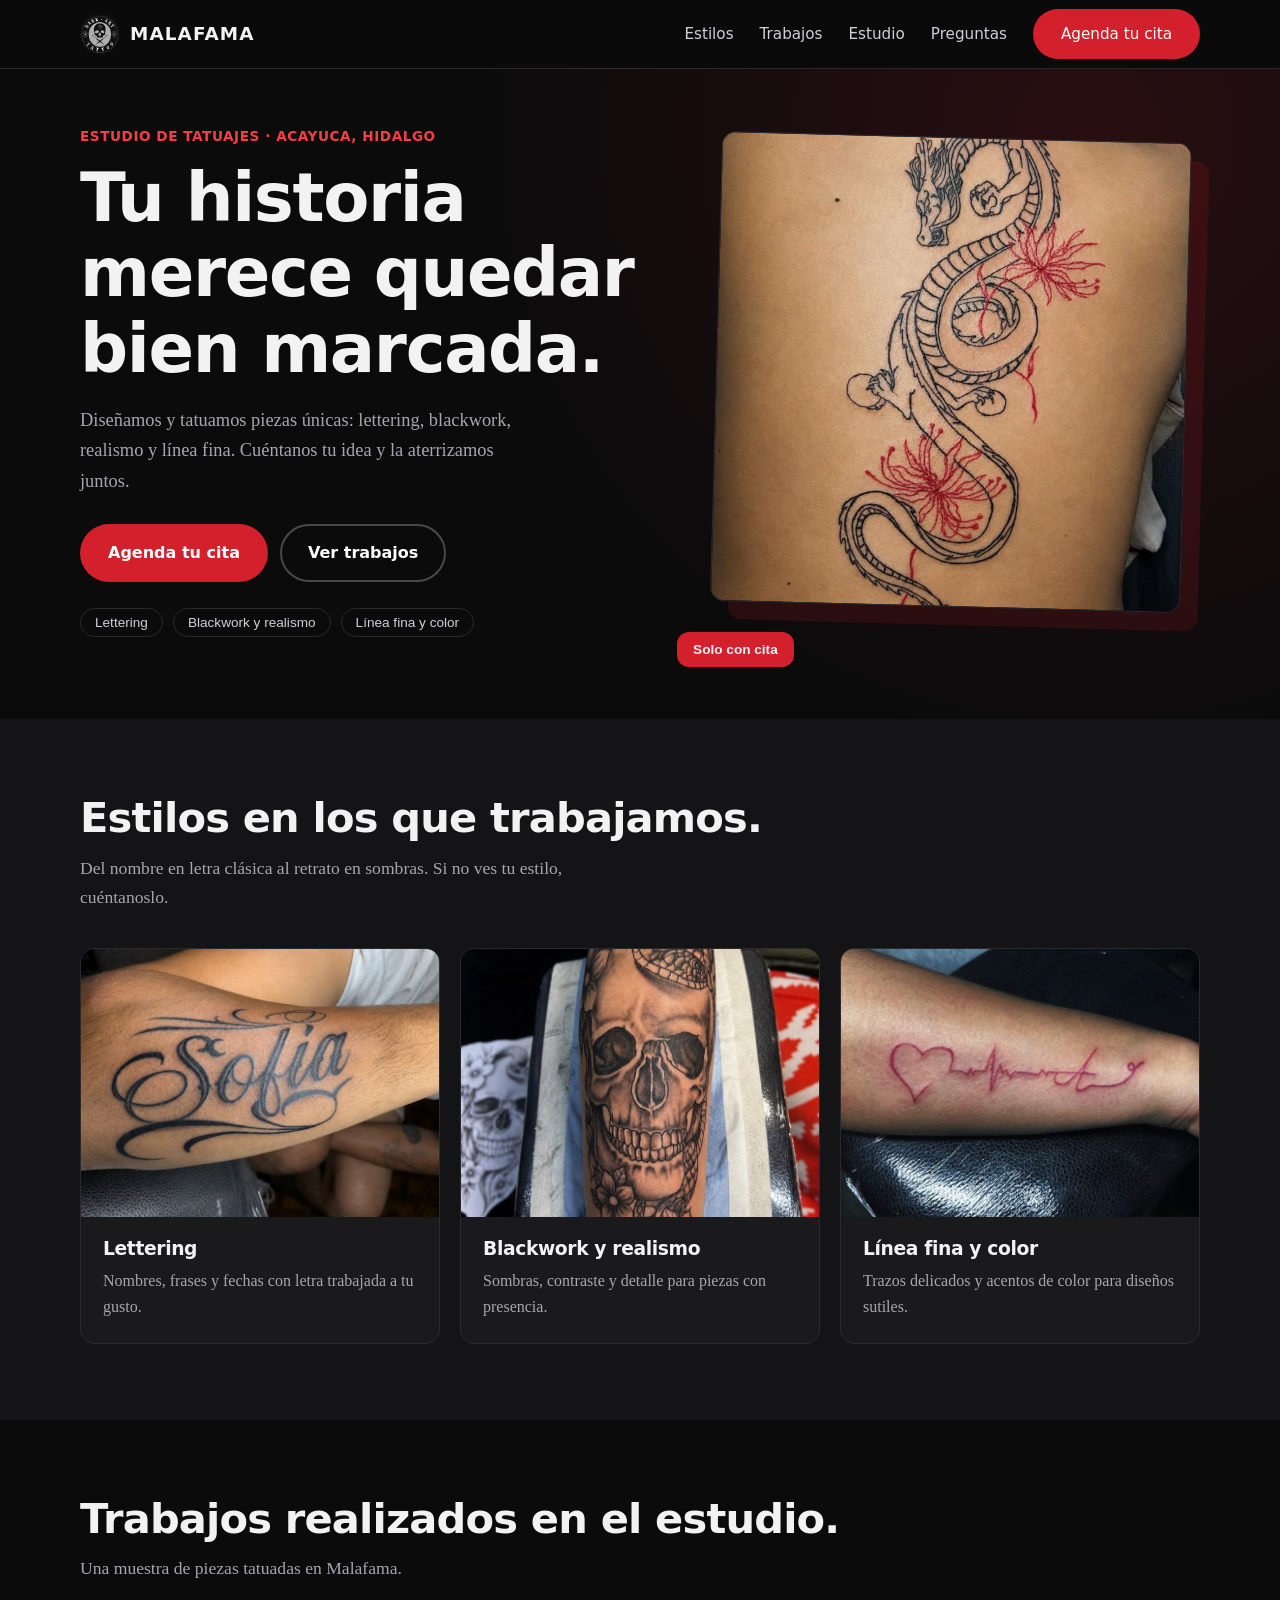
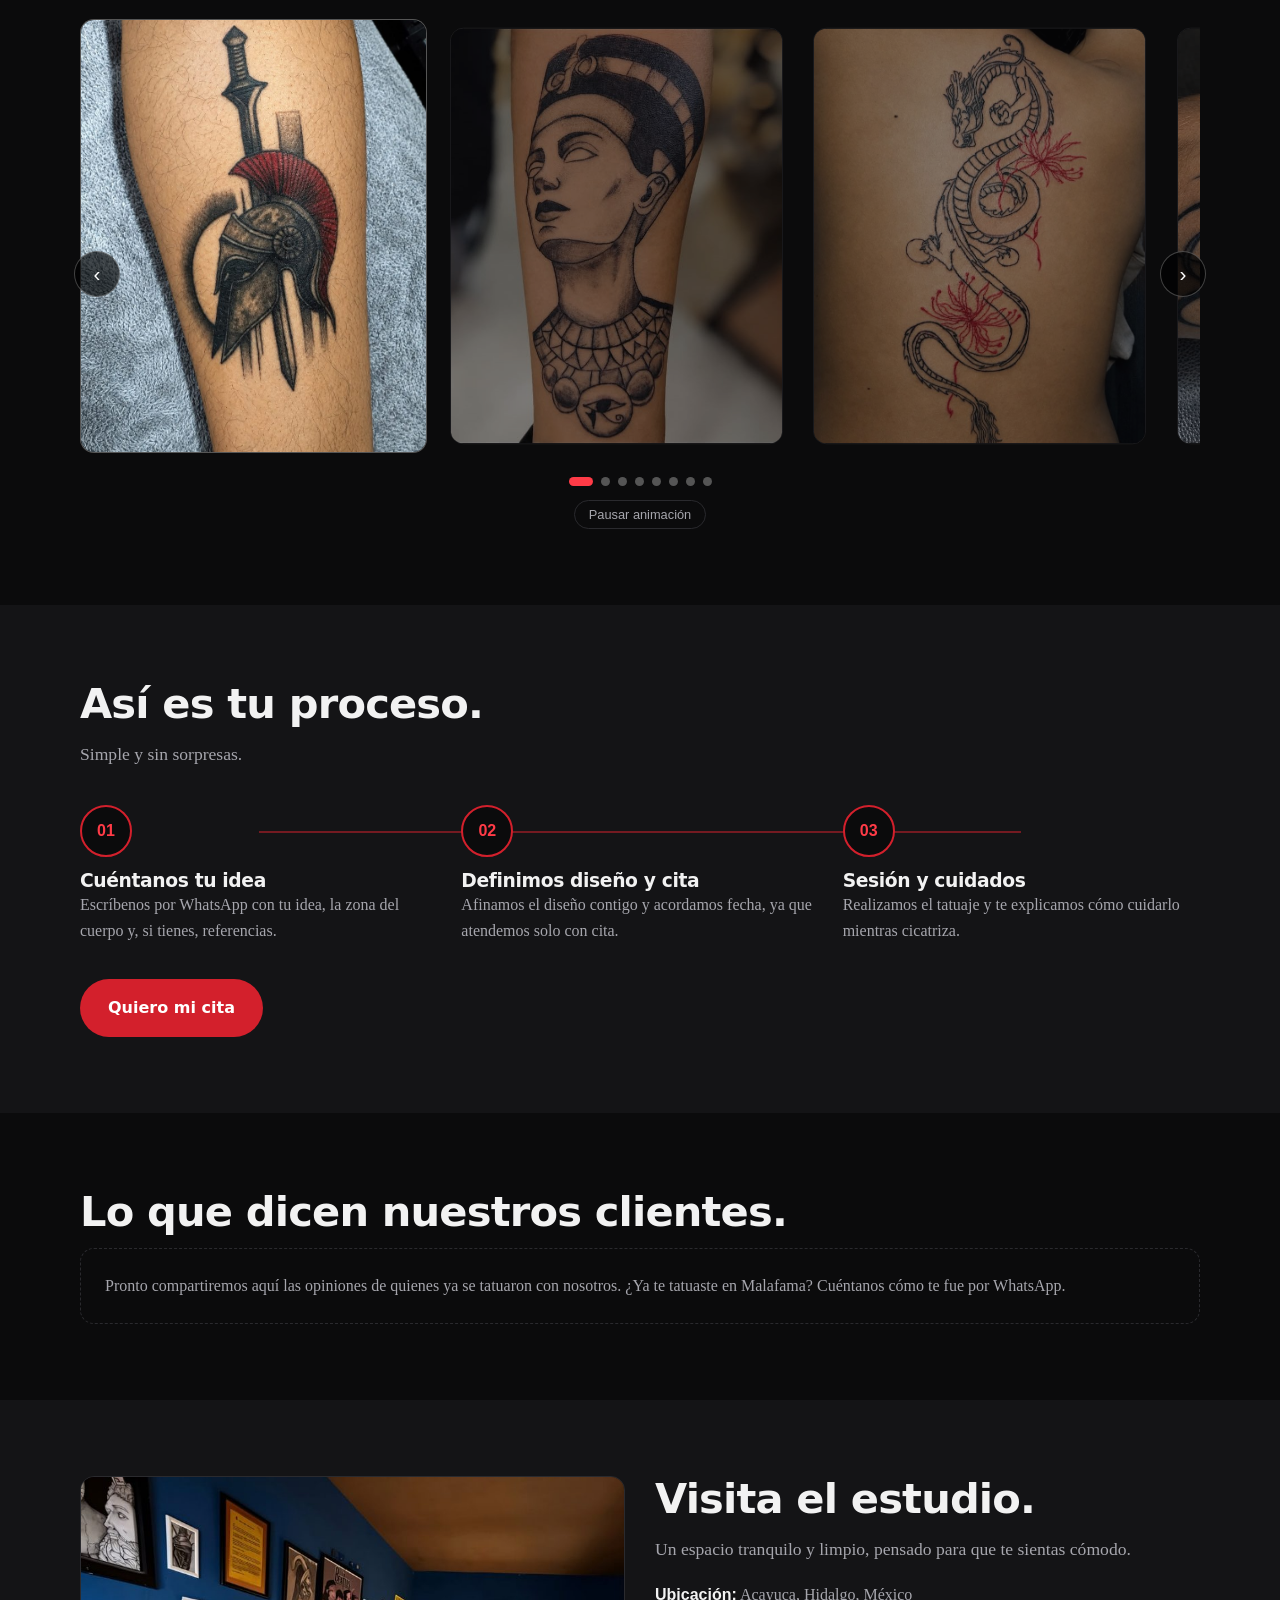
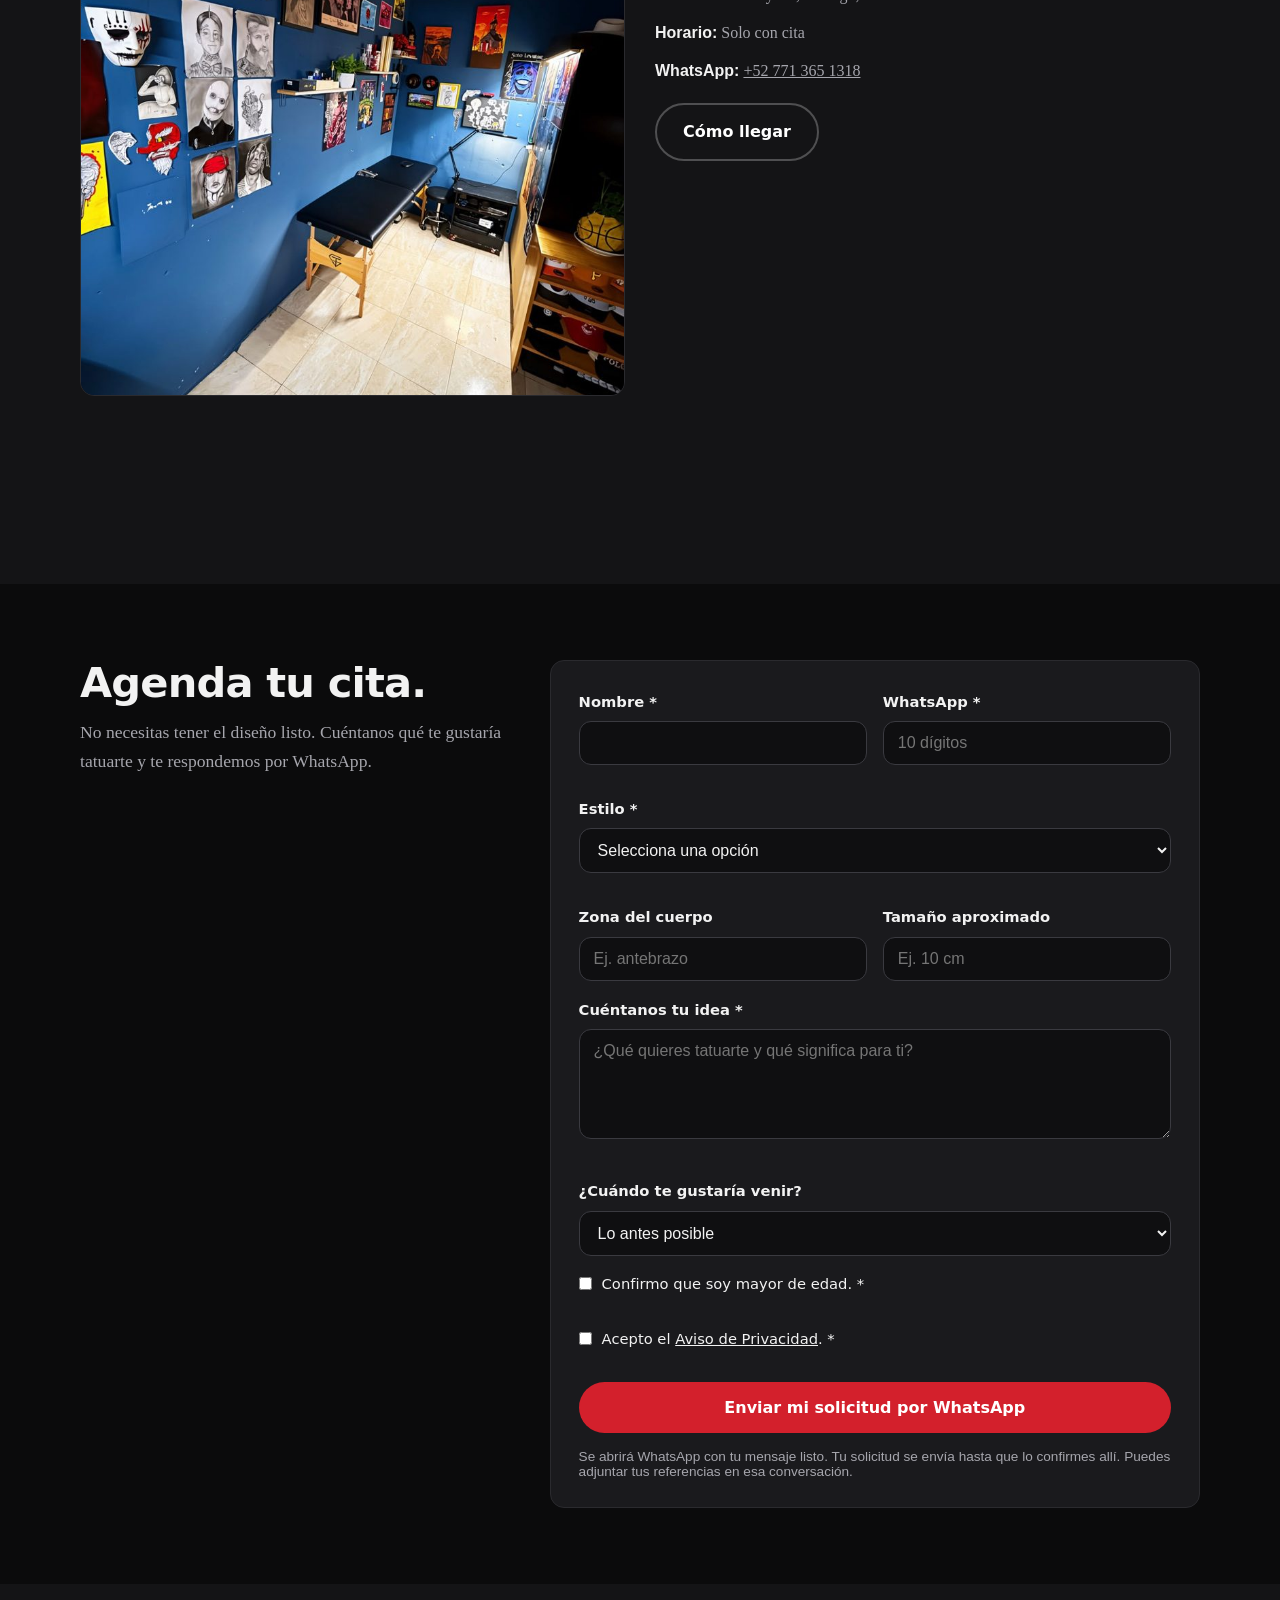
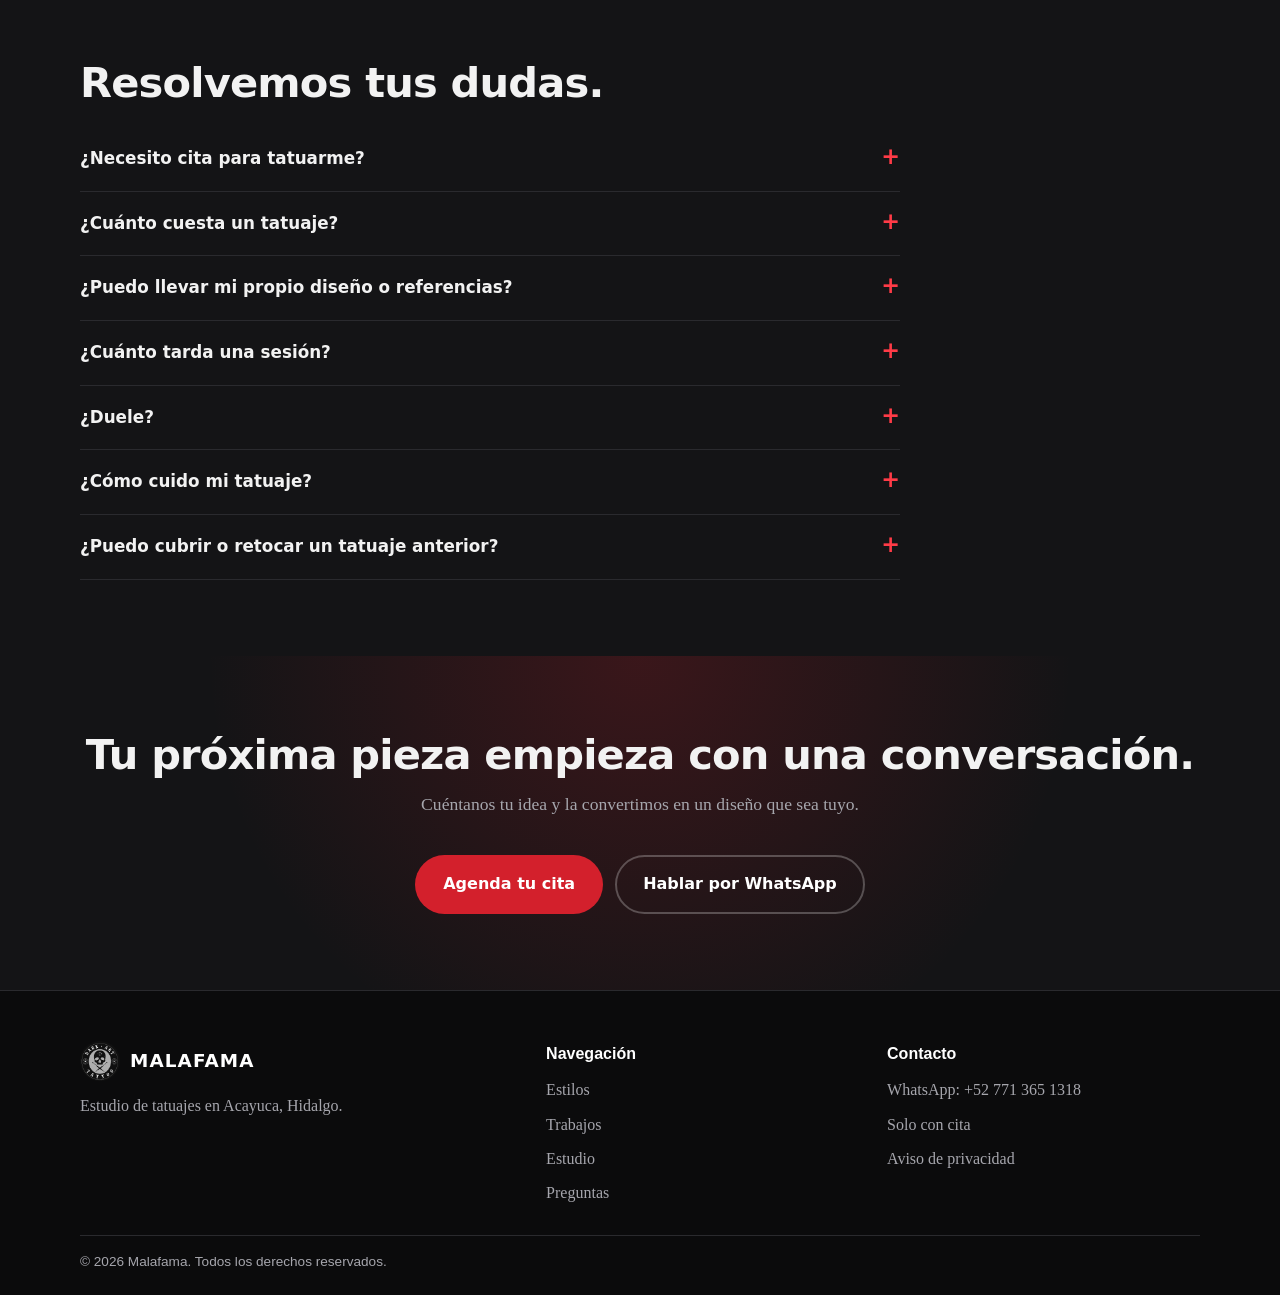
<file: index.html>
<!DOCTYPE html>
<html lang="es-MX">
<head>
<meta charset="utf-8">
<meta name="viewport" content="width=device-width, initial-scale=1">
<title>Malafama Tattoo | Estudio de tatuajes en Acayuca, Hidalgo</title>
<meta name="description" content="Estudio de tatuajes Malafama en Acayuca, Hidalgo. Lettering, blackwork, realismo y línea fina. Agenda tu cita por WhatsApp.">
<meta property="og:title" content="Malafama Tattoo">
<meta property="og:description" content="Tatuajes con diseño a tu medida. Atención solo con cita.">
<meta property="og:image" content="assets/dragon-rojo.jpg">
<link rel="stylesheet" href="styles.css">
</head>
<body>
<header><div class="wrap nav">
 <a class="logo" href="#"><img src="assets/logo.jpg" alt="Logo del estudio"><span>Malafama</span></a>
 <button class="burger" id="burger" aria-expanded="false" aria-controls="menu" aria-label="Abrir menú">☰</button>
 <ul class="menu" id="menu">
  <li><a href="#estilos">Estilos</a></li><li><a href="#galeria">Trabajos</a></li><li><a href="#estudio">Estudio</a></li><li><a href="#faq">Preguntas</a></li>
  <li><a class="btn btn-p" href="#cita" data-track="cita_click">Agenda tu cita</a></li>
 </ul>
</div></header>
<main>
<section class="hero"><div class="wrap hero-grid">
 <div>
  <p class="eyebrow">ESTUDIO DE TATUAJES · ACAYUCA, HIDALGO</p>
  <h1>Tu historia merece quedar bien marcada.</h1>
  <p class="sub">Diseñamos y tatuamos piezas únicas: lettering, blackwork, realismo y línea fina. Cuéntanos tu idea y la aterrizamos juntos.</p>
  <div class="ctas"><a class="btn btn-p" href="#cita" data-track="cita_click">Agenda tu cita</a><a class="btn btn-s" href="#galeria">Ver trabajos</a></div>
  <ul class="tags"><li>Lettering</li><li>Blackwork y realismo</li><li>Línea fina y color</li></ul>
 </div>
 <div class="hero-img"><img src="assets/dragon-rojo.jpg" alt="Tatuaje de dragón en línea fina con flores rojas en la espalda"><span class="badge">Solo con cita</span></div>
</div></section>

<section id="estilos" class="alt"><div class="wrap">
 <h2>Estilos en los que trabajamos.</h2>
 <p class="lead">Del nombre en letra clásica al retrato en sombras. Si no ves tu estilo, cuéntanoslo.</p>
 <div class="grid3">
  <article class="card"><img src="assets/lettering-sofia.jpg" alt="Tatuaje de nombre en lettering" loading="lazy"><div><h3>Lettering</h3><p>Nombres, frases y fechas con letra trabajada a tu gusto.</p></div></article>
  <article class="card"><img src="assets/craneo-serpiente.jpg" alt="Tatuaje de cráneo con serpiente y flores en negro y gris" loading="lazy"><div><h3>Blackwork y realismo</h3><p>Sombras, contraste y detalle para piezas con presencia.</p></div></article>
  <article class="card"><img src="assets/corazon-latido.jpg" alt="Tatuaje de línea fina roja en forma de latido" loading="lazy"><div><h3>Línea fina y color</h3><p>Trazos delicados y acentos de color para diseños sutiles.</p></div></article>
 </div>
</div></section>

<section id="galeria"><div class="wrap">
 <h2>Trabajos realizados en el estudio.</h2>
 <p class="lead">Una muestra de piezas tatuadas en Malafama.</p>
 <div class="car" role="region" aria-roledescription="carrusel" aria-label="Galería de tatuajes">
  <button class="cbtn prev" aria-label="Anterior">‹</button>
  <div class="track" id="track" tabindex="0">
   <figure class="slide"><img src="assets/casco-espartano.jpg" alt="Tatuaje de casco espartano con espada" loading="lazy"></figure>
   <figure class="slide"><img src="assets/nefertiti.jpg" alt="Tatuaje de busto egipcio con collar" loading="lazy"></figure>
   <figure class="slide"><img src="assets/dragon-rojo.jpg" alt="Tatuaje de dragón con flores rojas" loading="lazy"></figure>
   <figure class="slide"><img src="assets/lettering-sofia.jpg" alt="Tatuaje de lettering" loading="lazy"></figure>
   <figure class="slide"><img src="assets/craneo-serpiente.jpg" alt="Tatuaje de cráneo con serpiente" loading="lazy"></figure>
   <figure class="slide"><img src="assets/dragon-lumbar.jpg" alt="Tatuaje lumbar de dragón con detalles tribales" loading="lazy"></figure>
   <figure class="slide"><img src="assets/lettering-fino-dios.jpg" alt="Tatuaje de frase en letra fina con una cruz" loading="lazy"></figure>
   <figure class="slide"><img src="assets/corazon-latido.jpg" alt="Tatuaje de latido en línea roja" loading="lazy"></figure>
  </div>
  <button class="cbtn next" aria-label="Siguiente">›</button>
  <div class="dots" id="dots"></div>
  <button class="pause" id="pause" aria-pressed="false">Pausar animación</button>
 </div>
</div></section>

<section class="alt"><div class="wrap">
 <h2>Así es tu proceso.</h2><p class="lead">Simple y sin sorpresas.</p>
 <div class="steps">
  <div class="step"><div class="n">01</div><h3>Cuéntanos tu idea</h3><p>Escríbenos por WhatsApp con tu idea, la zona del cuerpo y, si tienes, referencias.</p></div>
  <div class="step"><div class="n">02</div><h3>Definimos diseño y cita</h3><p>Afinamos el diseño contigo y acordamos fecha, ya que atendemos solo con cita.</p></div>
  <div class="step"><div class="n">03</div><h3>Sesión y cuidados</h3><p>Realizamos el tatuaje y te explicamos cómo cuidarlo mientras cicatriza.</p></div>
 </div>
 <p style="margin-top:34px"><a class="btn btn-p" href="#cita" data-track="cita_click">Quiero mi cita</a></p>
</div></section>

<section id="opiniones"><div class="wrap">
 <h2>Lo que dicen nuestros clientes.</h2>
 <div id="testi"></div>
</div></section>

<section id="estudio" class="alt"><div class="wrap studio">
 <img src="assets/estudio.jpg" alt="Interior del estudio Malafama con pared azul y dibujos enmarcados" loading="lazy">
 <div>
  <h2>Visita el estudio.</h2>
  <p class="lead" style="margin-bottom:0">Un espacio tranquilo y limpio, pensado para que te sientas cómodo.</p>
  <ul class="info">
   <li><b>Ubicación:</b> Acayuca, Hidalgo, México</li>
   <li><b>Horario:</b> Solo con cita</li>
   <li><b>WhatsApp:</b> <a id="telLink" href="#" data-track="whatsapp_click">+52 771 365 1318</a></li>
  </ul>
  <a class="btn btn-s" id="mapsLink" href="https://maps.app.goo.gl/spdRgoTvJibkj6sYA" target="_blank" rel="noopener">Cómo llegar</a>
  <iframe class="map" id="map" title="Mapa de ubicación del estudio" loading="lazy" referrerpolicy="no-referrer-when-downgrade"></iframe>
 </div>
</div></section>

<section id="cita"><div class="wrap form-wrap">
 <div><h2>Agenda tu cita.</h2><p class="lead">No necesitas tener el diseño listo. Cuéntanos qué te gustaría tatuarte y te respondemos por WhatsApp.</p></div>
 <form id="leadForm" novalidate>
  <div class="two">
   <div><label for="nombre">Nombre *</label><input id="nombre" name="nombre" autocomplete="name" required><div class="err" id="e-nombre"></div></div>
   <div><label for="whatsapp">WhatsApp *</label><input id="whatsapp" name="whatsapp" type="tel" inputmode="tel" autocomplete="tel" placeholder="10 dígitos" required><div class="err" id="e-whatsapp"></div></div>
  </div>
  <div><label for="estilo">Estilo *</label>
   <select id="estilo" name="estilo" required><option value="">Selecciona una opción</option><option>Lettering</option><option>Blackwork o realismo</option><option>Línea fina o color</option><option>Cover o retoque</option><option>No estoy seguro todavía</option></select><div class="err" id="e-estilo"></div></div>
  <div class="two">
   <div><label for="zona">Zona del cuerpo</label><input id="zona" name="zona" placeholder="Ej. antebrazo"></div>
   <div><label for="tamano">Tamaño aproximado</label><input id="tamano" name="tamano" placeholder="Ej. 10 cm"></div>
  </div>
  <div><label for="idea">Cuéntanos tu idea *</label><textarea id="idea" name="idea" placeholder="¿Qué quieres tatuarte y qué significa para ti?" required></textarea><div class="err" id="e-idea"></div></div>
  <div><label for="fecha">¿Cuándo te gustaría venir?</label>
   <select id="fecha" name="fecha"><option>Lo antes posible</option><option>En las próximas semanas</option><option>En los próximos meses</option><option>Solo estoy explorando</option></select></div>
  <div><label class="chk"><input type="checkbox" id="edad"><span>Confirmo que soy mayor de edad. *</span></label><div class="err" id="e-edad"></div></div>
  <div><label class="chk"><input type="checkbox" id="consent"><span>Acepto el <a href="aviso-de-privacidad.html" target="_blank" rel="noopener">Aviso de Privacidad</a>. *</span></label><div class="err" id="e-consent"></div></div>
  <button class="btn btn-p" type="submit">Enviar mi solicitud por WhatsApp</button>
  <div class="status" id="status" role="status"></div>
  <p class="note">Se abrirá WhatsApp con tu mensaje listo. Tu solicitud se envía hasta que lo confirmes allí. Puedes adjuntar tus referencias en esa conversación.</p>
 </form>
</div></section>

<section id="faq" class="alt"><div class="wrap">
 <h2>Resolvemos tus dudas.</h2>
 <div style="max-width:820px;margin-top:20px">
  <details><summary>¿Necesito cita para tatuarme?</summary><p>Sí. El estudio atiende solo con cita. Escríbenos por WhatsApp y acordamos fecha.</p></details>
  <details><summary>¿Cuánto cuesta un tatuaje?</summary><p>Depende del tamaño, el nivel de detalle y la zona del cuerpo. Te damos un precio cuando conocemos tu idea.</p></details>
  <details><summary>¿Puedo llevar mi propio diseño o referencias?</summary><p>Sí. Envíanos tus referencias por WhatsApp y las adaptamos para que el resultado sea único y funcione bien en tu piel.</p></details>
  <details><summary>¿Cuánto tarda una sesión?</summary><p>Depende de la complejidad y el tamaño de la pieza. Te damos un estimado al definir el diseño.</p></details>
  <details><summary>¿Duele?</summary><p>La sensación varía según la zona del cuerpo y la sensibilidad de cada persona. Si tienes dudas sobre una zona en particular, pregúntanos antes de tu cita.</p></details>
  <details><summary>¿Cómo cuido mi tatuaje?</summary><p>Al terminar te damos indicaciones de cuidado para la cicatrización. Si algo te preocupa después, escríbenos.</p></details>
  <details><summary>¿Puedo cubrir o retocar un tatuaje anterior?</summary><p>En muchos casos es posible. Envíanos una foto por WhatsApp y valoramos las opciones contigo.</p></details>
 </div>
</div></section>

<section class="cta"><div class="wrap">
 <h2>Tu próxima pieza empieza con una conversación.</h2>
 <p class="lead">Cuéntanos tu idea y la convertimos en un diseño que sea tuyo.</p>
 <div class="ctas"><a class="btn btn-p" href="#cita" data-track="cita_click">Agenda tu cita</a><a class="btn btn-s" id="waDirect" href="#" data-track="whatsapp_click">Hablar por WhatsApp</a></div>
</div></section>
</main>

<footer><div class="wrap">
 <div class="fgrid">
  <div><a class="logo" href="#" style="color:#fff"><img src="assets/logo.jpg" alt=""><span>Malafama</span></a><p style="margin-top:12px">Estudio de tatuajes en Acayuca, Hidalgo.</p></div>
  <div><h4>Navegación</h4><ul><li><a href="#estilos">Estilos</a></li><li><a href="#galeria">Trabajos</a></li><li><a href="#estudio">Estudio</a></li><li><a href="#faq">Preguntas</a></li></ul></div>
  <div><h4>Contacto</h4><ul><li><a id="waFooter" href="#" data-track="whatsapp_click">WhatsApp: +52 771 365 1318</a></li><li>Solo con cita</li><li><a href="aviso-de-privacidad.html">Aviso de privacidad</a></li></ul></div>
 </div>
 <p class="copy">© <span id="year"></span> Malafama. Todos los derechos reservados.</p>
</div></footer>
<script src="app.js"></script>
</body>
</html>
</file>
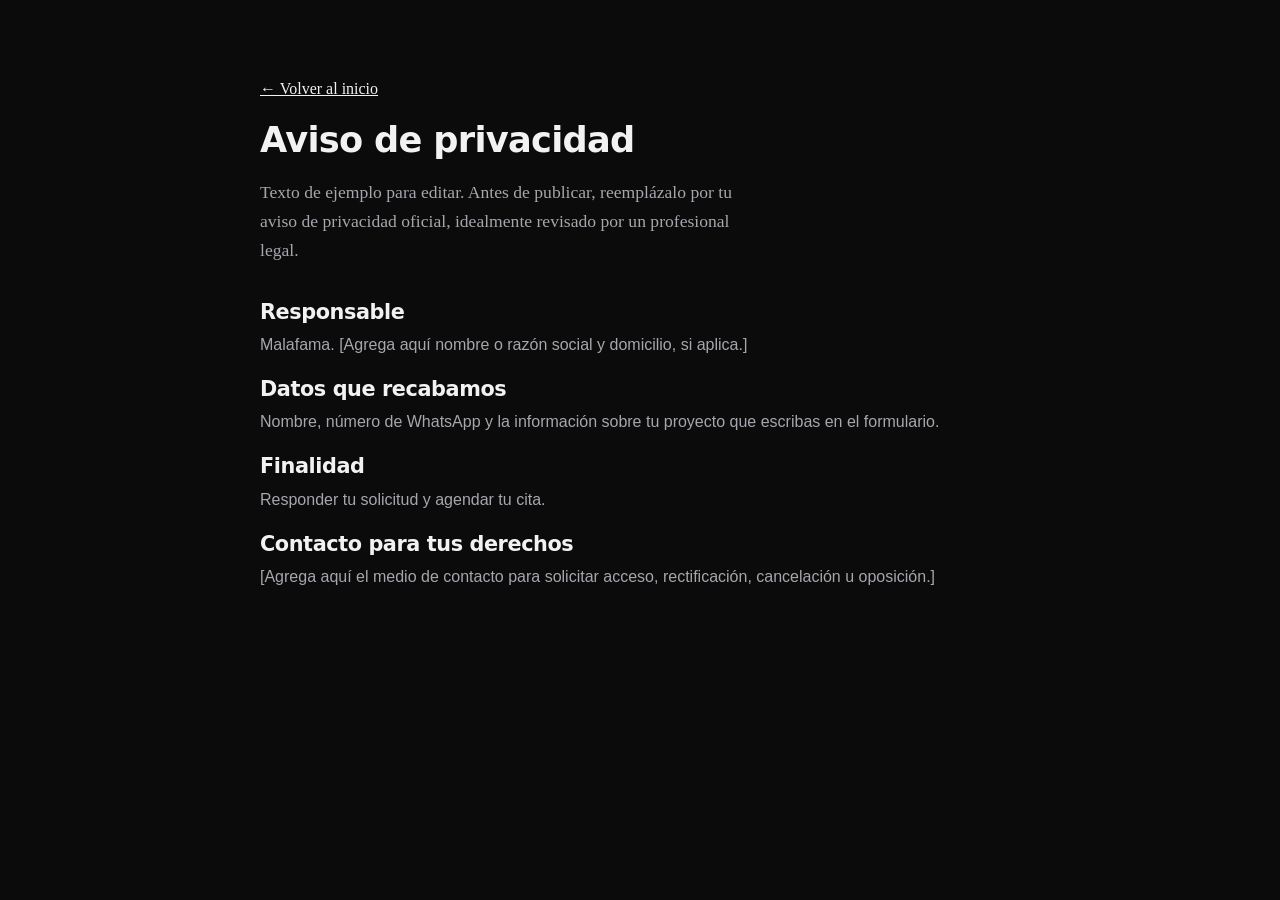
<file: aviso-de-privacidad.html>
<!DOCTYPE html><html lang="es-MX"><head><meta charset="utf-8"><meta name="viewport" content="width=device-width, initial-scale=1"><title>Aviso de privacidad | Malafama</title><link rel="stylesheet" href="styles.css"></head>
<body><main><section><div class="wrap" style="max-width:760px">
<p><a href="index.html">← Volver al inicio</a></p><h1 style="font-size:2.2rem;margin:18px 0">Aviso de privacidad</h1>
<p class="lead">Texto de ejemplo para editar. Antes de publicar, reemplázalo por tu aviso de privacidad oficial, idealmente revisado por un profesional legal.</p>
<h2 style="font-size:1.3rem">Responsable</h2><p class="note" style="font-size:1rem">Malafama. [Agrega aquí nombre o razón social y domicilio, si aplica.]</p>
<h2 style="font-size:1.3rem;margin-top:24px">Datos que recabamos</h2><p class="note" style="font-size:1rem">Nombre, número de WhatsApp y la información sobre tu proyecto que escribas en el formulario.</p>
<h2 style="font-size:1.3rem;margin-top:24px">Finalidad</h2><p class="note" style="font-size:1rem">Responder tu solicitud y agendar tu cita.</p>
<h2 style="font-size:1.3rem;margin-top:24px">Contacto para tus derechos</h2><p class="note" style="font-size:1rem">[Agrega aquí el medio de contacto para solicitar acceso, rectificación, cancelación u oposición.]</p>
</div></section></main></body></html>
</file>
<file: styles.css>
:root{--bg:#0b0b0c;--bg2:#141416;--card:#1a1a1d;--linea:#2a2a2e;--texto:#f2f2f2;--suave:#a6a6ad;--rojo:#d3202c;--rojo2:#ff3b47;--r:14px;--ease-out:cubic-bezier(.23,1,.32,1);--ease-in-out:cubic-bezier(.77,0,.175,1)}
*{box-sizing:border-box;margin:0}
html{scroll-behavior:smooth}
body{font-family:Georgia,"Times New Roman",serif;background:var(--bg);color:var(--texto);line-height:1.65}
h1,h2,h3,.btn,.logo,summary,label,.eyebrow,.tag{font-family:"Segoe UI",system-ui,-apple-system,sans-serif}
h1,h2,h3{line-height:1.12;letter-spacing:-.02em}
img{max-width:100%;display:block}
a{color:inherit}
:focus-visible{outline:3px solid var(--rojo2);outline-offset:3px}
.wrap{width:min(1120px,100% - 40px);margin-inline:auto}
section{padding:76px 0}
h1{font-size:clamp(2.3rem,7vw,4.2rem);font-weight:800}
h2{font-size:clamp(1.8rem,4.6vw,2.6rem);margin-bottom:12px}
.lead{color:var(--suave);font-size:1.1rem;max-width:58ch;margin-bottom:36px}
.eyebrow{color:var(--rojo2);font-size:.85rem;font-weight:700;margin-bottom:14px;letter-spacing:.04em}
.btn{display:inline-flex;align-items:center;justify-content:center;padding:14px 26px;border-radius:999px;font-weight:700;text-decoration:none;border:2px solid transparent;cursor:pointer;font-size:1rem;transition:transform .2s var(--ease-out),background .2s var(--ease-out)}
.btn:hover{transform:translateY(-2px)}
.btn-p{background:var(--rojo);color:#fff}.btn-p:hover{background:var(--rojo2)}
.btn-s{border-color:#ffffff40;color:#fff}.btn-s:hover{background:#ffffff14}
header{position:sticky;top:0;z-index:50;background:#0b0b0cee;backdrop-filter:blur(10px);border-bottom:1px solid var(--linea)}
.nav{display:flex;align-items:center;justify-content:space-between;height:68px}
.logo{display:flex;align-items:center;gap:10px;font-weight:800;text-decoration:none;font-size:1.15rem;letter-spacing:.06em;text-transform:uppercase}
.logo img{width:40px;height:40px;border-radius:50%;object-fit:cover}
.menu{display:flex;list-style:none;padding:0;gap:26px;align-items:center}
.menu a{text-decoration:none;font:.95rem "Segoe UI",system-ui,sans-serif;color:#d0d0d6}.menu a:hover{color:var(--rojo2)}
.menu a.btn{color:#fff}
.burger{background:none;border:0;color:#fff;font-size:1.6rem;cursor:pointer}
.menu.open{display:flex;flex-direction:column;position:absolute;top:68px;left:0;right:0;background:var(--bg);padding:20px;align-items:flex-start;border-bottom:1px solid var(--linea)}
@media(max-width:859px){.menu{position:absolute;top:68px;left:0;right:0;display:flex;flex-direction:column;align-items:flex-start;gap:18px;padding:20px;background:var(--bg);border-bottom:1px solid var(--linea);opacity:0;visibility:hidden;transform:translateY(-12px);pointer-events:none;transition:opacity .2s var(--ease-out),transform .2s var(--ease-out),visibility 0s linear .2s}.menu.open{opacity:1;visibility:visible;transform:translateY(0);pointer-events:auto;transition-delay:0s}.menu a{width:100%}.menu .btn{width:auto}}
@media(min-width:860px){.burger{display:none}.menu{display:flex}}
.hero{padding:44px 0 70px;background:radial-gradient(circle at 85% 10%,#d3202c26,transparent 50%)}
.hero-grid{display:grid;gap:36px}.hero-grid>div:first-child{position:relative;z-index:1}
.hero .sub{color:var(--suave);font-size:1.15rem;margin:18px 0 28px;max-width:50ch}
.ctas{display:flex;flex-wrap:wrap;gap:12px}
.tags{display:flex;flex-wrap:wrap;gap:10px;margin-top:26px;list-style:none;padding:0}
.tags li{padding:6px 14px;border:1px solid var(--linea);border-radius:999px;font:.85rem "Segoe UI",sans-serif;color:#cfcfd5}
.hero-img{position:relative;isolation:isolate;padding:24px 12px 42px 28px}
.hero-img img{width:min(100%,470px);margin-inline:auto;max-height:470px;object-fit:cover;border-radius:var(--r);border:1px solid var(--linea);box-shadow:18px 18px 0 #d3202c24;transform:rotate(1.5deg);transition:transform .5s var(--ease-out),box-shadow .5s var(--ease-out)}
.hero-img:hover img{transform:rotate(0) scale(1.015);box-shadow:24px 24px 0 #d3202c2e}
.hero-img::before{content:"";position:absolute;right:4px;top:0;color:var(--rojo2);font:700 .68rem "Segoe UI",system-ui,sans-serif;letter-spacing:.16em;writing-mode:vertical-rl;transform:rotate(180deg)}
.hero-img::after{content:"";position:absolute;left:-2px;bottom:8px;max-width:150px;color:var(--suave);font:italic 1rem/1.25 Georgia,"Times New Roman",serif}
.badge{position:absolute;left:-8px;bottom:-18px;background:var(--rojo);padding:10px 16px;border-radius:12px;font:700 .85rem "Segoe UI",sans-serif}
@media(min-width:900px){.hero-grid{grid-template-columns:1.05fr .95fr;align-items:center}}
.alt{background:var(--bg2)}
.grid3{display:grid;gap:20px}
@media(min-width:800px){.grid3{grid-template-columns:repeat(3,1fr)}}
.card{background:var(--card);border:1px solid var(--linea);border-radius:var(--r);overflow:hidden;display:flex;flex-direction:column;transition:border-color .25s var(--ease-out),transform .25s var(--ease-out)}
.card:hover{border-color:var(--rojo);transform:translateY(-3px)}
.card img{aspect-ratio:4/3;width:100%;object-fit:cover}
.card div{padding:22px}.card p{color:var(--suave);margin-top:8px}
/* carrusel */
.car{position:relative}
.track{display:flex;gap:16px;overflow-x:auto;scroll-snap-type:x mandatory;scroll-behavior:smooth;padding-bottom:8px;scrollbar-width:none}
.track::-webkit-scrollbar{display:none}
.slide{flex:0 0 78%;scroll-snap-align:center;border-radius:var(--r);overflow:hidden;border:1px solid var(--linea);background:#000;aspect-ratio:4/5;opacity:.55;transform:scale(.96);transition:opacity .35s var(--ease-out),transform .35s var(--ease-out),border-color .35s var(--ease-out)}
.slide.active{opacity:1;transform:scale(1);border-color:#ffffff55}
.slide img{width:100%;height:100%;object-fit:cover;transition:transform .7s var(--ease-out)}.slide.active img{transform:scale(1.035)}
@media(min-width:700px){.slide{flex-basis:44%}}
@media(min-width:1000px){.slide{flex-basis:31%}}
.cbtn{position:absolute;top:50%;transform:translateY(-50%);width:46px;height:46px;border-radius:50%;border:1px solid #ffffff40;background:#000a;color:#fff;font-size:1.3rem;cursor:pointer;z-index:2}
.cbtn:hover{background:var(--rojo)}
.prev{left:-6px}.next{right:-6px}
.dots{display:flex;justify-content:center;gap:8px;margin-top:16px}
.dots button{width:9px;height:9px;border-radius:50%;border:0;background:#555;cursor:pointer;padding:0}
.dots button[aria-current=true]{background:var(--rojo2);width:24px;border-radius:6px}
.pause{margin:14px auto 0;display:block;background:none;border:1px solid var(--linea);color:var(--suave);padding:6px 14px;border-radius:999px;cursor:pointer;font:.8rem "Segoe UI",sans-serif}
/* pasos */
.steps{display:grid;gap:24px}
@media(min-width:800px){.steps{grid-template-columns:repeat(3,1fr);position:relative}.steps::before{content:"";position:absolute;top:26px;left:16%;right:16%;border-top:2px solid var(--rojo);opacity:.5}}
.n{width:52px;height:52px;border-radius:50%;display:grid;place-items:center;background:var(--bg);border:2px solid var(--rojo);color:var(--rojo2);font:800 1rem "Segoe UI",sans-serif;margin-bottom:14px;position:relative}
.step p{color:var(--suave)}
/* estudio */
.studio{display:grid;gap:30px}
@media(min-width:900px){.studio{grid-template-columns:1fr 1fr;align-items:start}}
.studio img{border-radius:var(--r);border:1px solid var(--linea);width:100%;max-height:520px;object-fit:cover}
.info{list-style:none;padding:0;display:grid;gap:12px;margin:18px 0}
.info li{color:var(--suave)}.info b{color:var(--texto);font-family:"Segoe UI",sans-serif}
.map{width:100%;height:320px;border:0;border-radius:var(--r);margin-top:18px;filter:grayscale(.6) invert(.9) contrast(.9)}
/* faq */
details{border-bottom:1px solid var(--linea);padding:18px 0}
summary{cursor:pointer;font-weight:700;font-size:1.05rem;list-style:none;display:flex;justify-content:space-between;gap:16px}
summary::after{content:"+";color:var(--rojo2);font-size:1.4rem;line-height:1;transition:transform .2s var(--ease-out)}
details[open] summary::after{content:"–"}
details p{color:var(--suave);margin-top:10px;max-width:70ch;animation:faq-in .25s var(--ease-out) both}
@keyframes faq-in{from{opacity:0;transform:translateY(-6px)}to{opacity:1;transform:translateY(0)}}
.hero-grid>div{animation:hero-in .7s var(--ease-out) both}.hero-img{animation-delay:90ms}
@keyframes hero-in{from{opacity:0;transform:translateY(18px)}to{opacity:1;transform:translateY(0)}}
/* form */
.form-wrap{display:grid;gap:36px}
@media(min-width:900px){.form-wrap{grid-template-columns:.8fr 1.2fr;align-items:start}}
form{background:var(--card);border:1px solid var(--linea);border-radius:var(--r);padding:28px;display:grid;gap:16px}
label,legend{font-weight:600;font-size:.92rem}
input,select,textarea{width:100%;font:1rem "Segoe UI",sans-serif;padding:12px 14px;border:1.5px solid #3a3a40;border-radius:12px;margin-top:6px;background:#0f0f11;color:var(--texto)}
textarea{min-height:110px;resize:vertical}
.two{display:grid;gap:16px}@media(min-width:600px){.two{grid-template-columns:1fr 1fr}}
.chk{display:flex;gap:10px;align-items:flex-start;font-weight:400}.chk input{width:auto;margin-top:5px}
.err{color:#ff6b73;font:.85rem "Segoe UI",sans-serif;min-height:1.1em}
[aria-invalid=true]{border-color:#ff6b73!important}
.note{font:.85rem "Segoe UI",sans-serif;color:var(--suave)}
.status{padding:12px 14px;border-radius:12px;background:#222;font:.92rem "Segoe UI",sans-serif;display:none}.status.show{display:block}
.empty{border:1px dashed var(--linea);border-radius:var(--r);padding:24px;color:var(--suave)}
.testi{display:grid;gap:20px}@media(min-width:800px){.testi{grid-template-columns:repeat(3,1fr)}}
.testi blockquote{background:var(--card);border:1px solid var(--linea);border-radius:var(--r);padding:24px}
.testi cite{display:block;margin-top:12px;color:var(--suave);font:.9rem "Segoe UI",sans-serif}
.cta{text-align:center;background:radial-gradient(circle at 50% 0,#d3202c33,transparent 60%),var(--bg2)}
.cta .lead{margin-inline:auto}.cta .ctas{justify-content:center}
footer{padding:50px 0 26px;color:var(--suave);border-top:1px solid var(--linea)}
.fgrid{display:grid;gap:28px}@media(min-width:800px){.fgrid{grid-template-columns:1.4fr 1fr 1fr}}
footer h4{color:#fff;margin-bottom:10px;font-family:"Segoe UI",sans-serif}
footer ul{list-style:none;padding:0;display:grid;gap:8px}footer a{text-decoration:none}footer a:hover{color:var(--rojo2)}
.copy{border-top:1px solid var(--linea);margin-top:28px;padding-top:18px;font:.85rem "Segoe UI",sans-serif}
@media(max-width:600px){.hero-img{padding-left:22px;padding-right:16px}.hero-img::after{font-size:.9rem}.hero-img::before{right:-2px;font-size:.6rem}}
@media(prefers-reduced-motion:reduce){*{animation-duration:.2s!important;animation-delay:0!important;transition:none!important;scroll-behavior:auto!important}.hero-img img{transform:none}.slide,.slide.active{transform:none}.slide img,.slide.active img{transform:none}}
</file>
